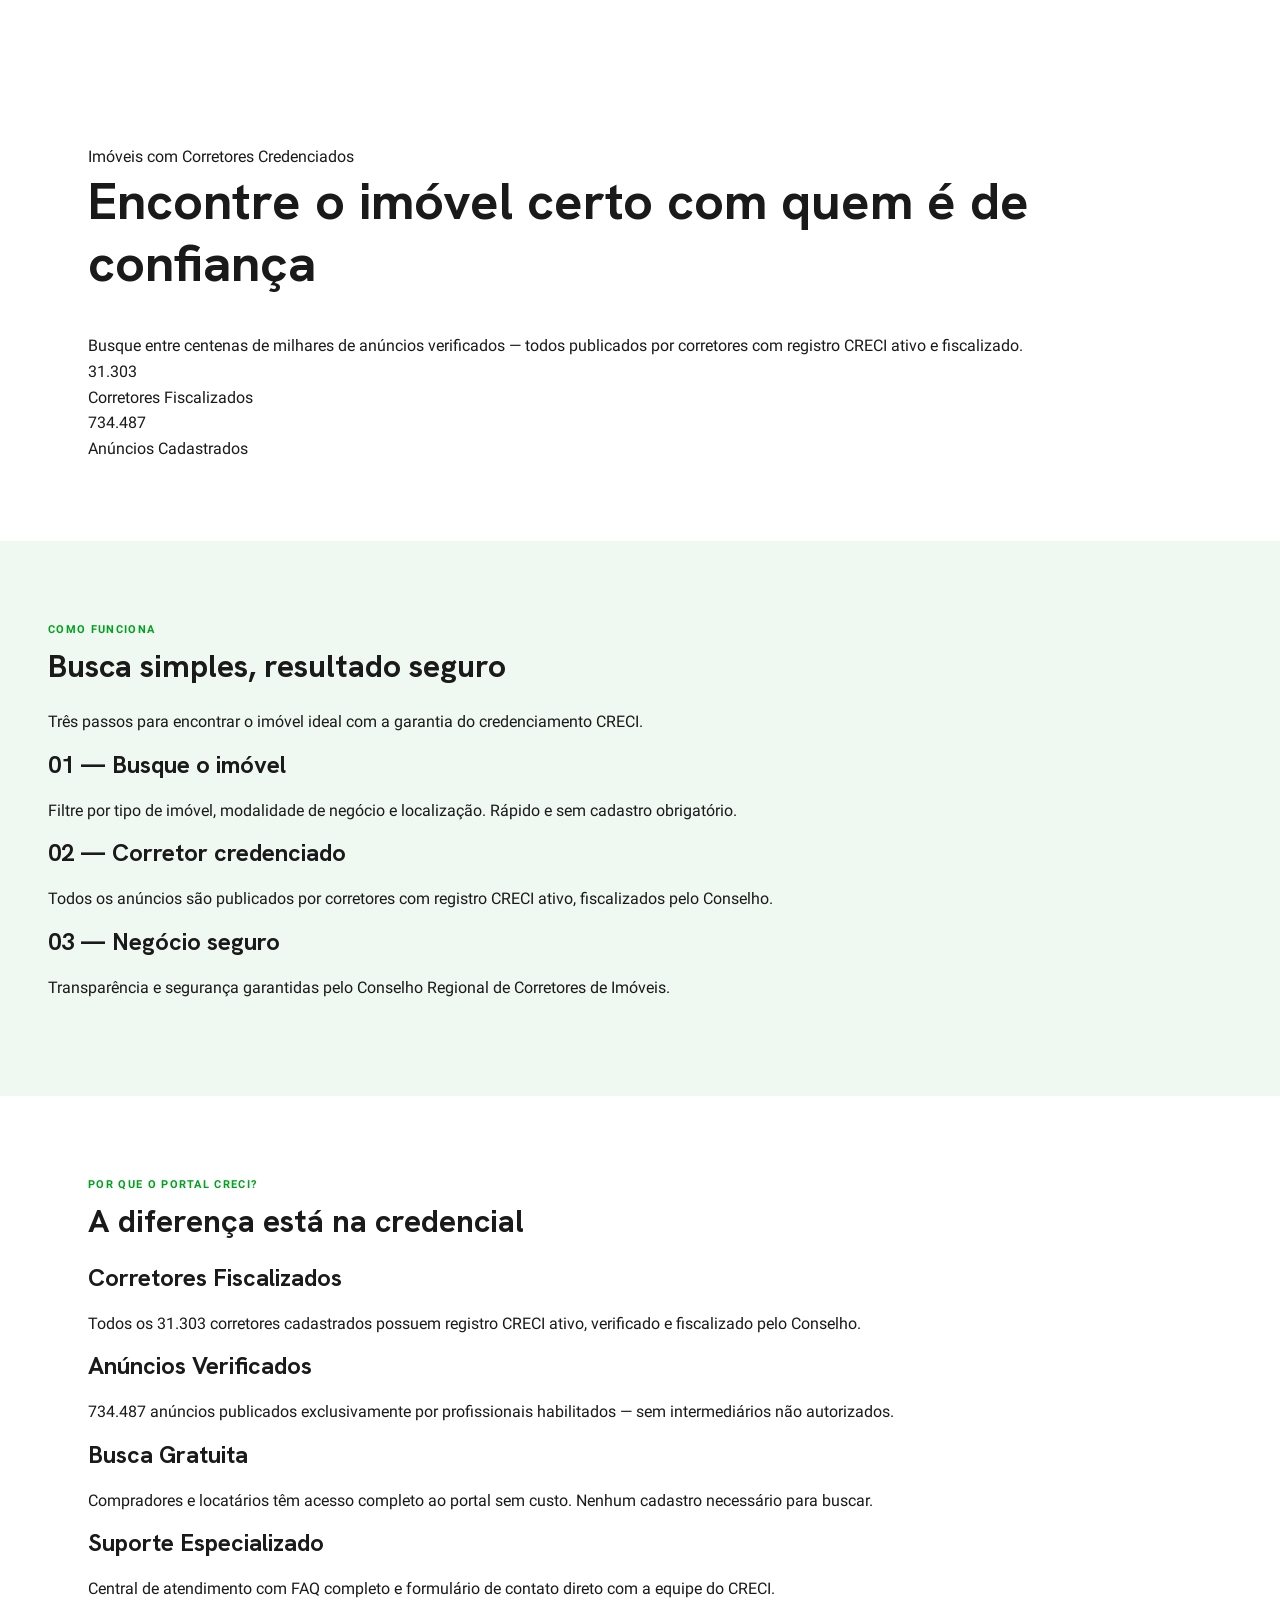
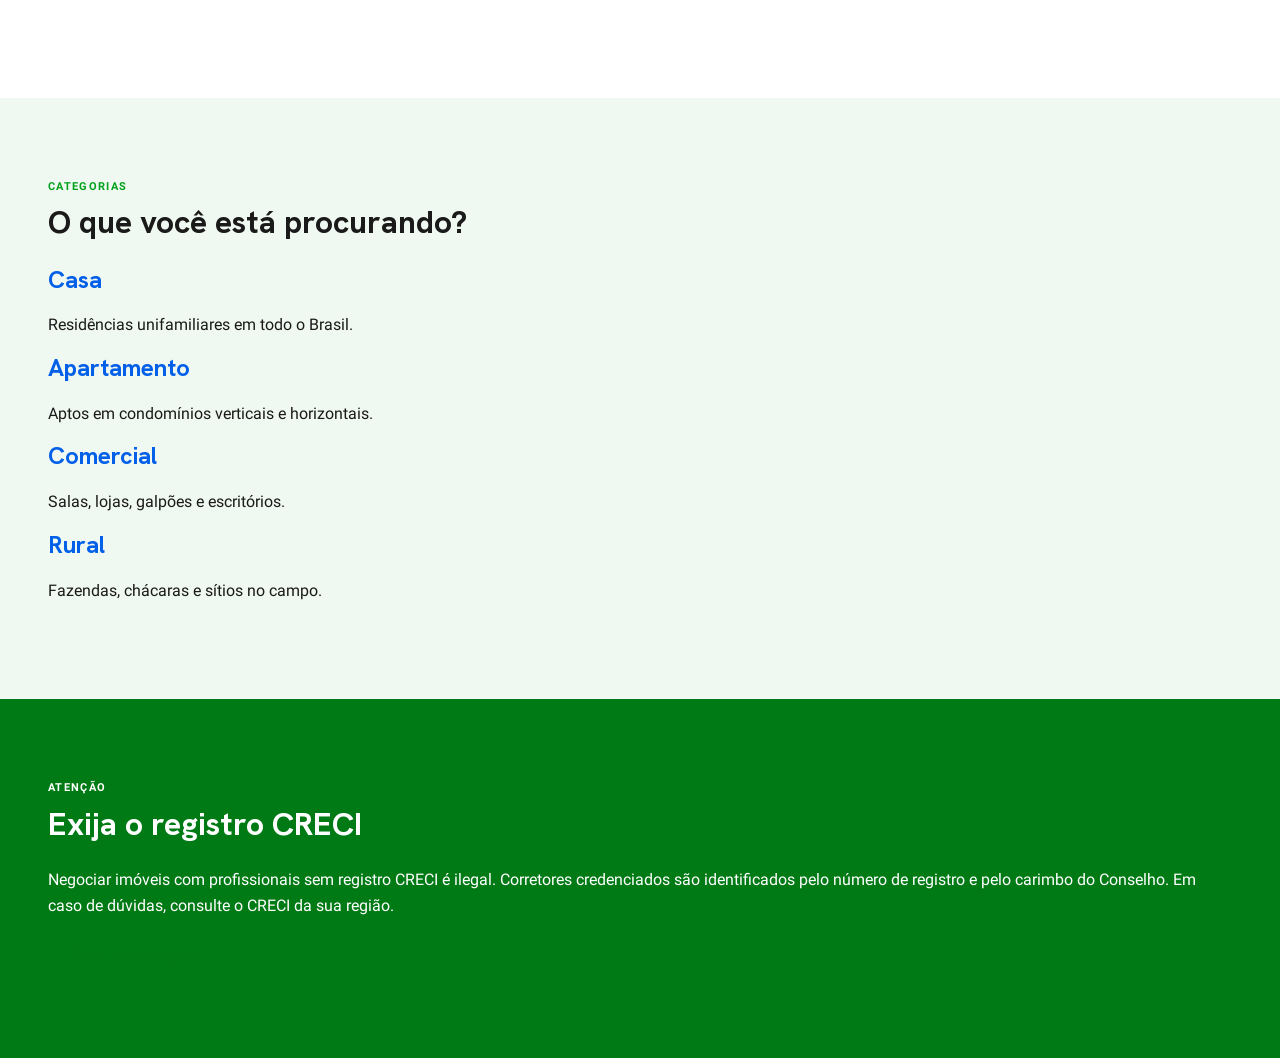
<file: drafts/index.html>
<!DOCTYPE html>
<html lang="pt-BR">
<head>
  <meta charset="UTF-8">
  <meta name="viewport" content="width=device-width, initial-scale=1">
  <title>CRECI Brasil — Imóveis com Corretores Credenciados</title>
  <meta name="description" content="Encontre o imóvel certo com quem é de confiança. Corretores com registro CRECI ativo em todo o Brasil.">
  <meta property="og:title" content="CRECI Brasil — Imóveis com Corretores Credenciados">
  <meta property="og:description" content="Busque entre 734.487 anúncios verificados — todos de corretores com registro CRECI ativo e fiscalizado.">
  <meta property="og:type" content="website">
  <link rel="stylesheet" href="/styles/fonts.css">
  <link rel="stylesheet" href="/styles/styles.css">
</head>
<body class="appear">
<header></header>
<main>

  <!-- Hero Section -->
  <div class="section hero-container">
    <div class="hero block" data-block-name="hero" data-block-status="initialized">
      <div>
        <div>Imóveis com Corretores Credenciados</div>
      </div>
      <div>
        <div>
          <h1>Encontre o imóvel certo com quem é de confiança</h1>
        </div>
      </div>
      <div>
        <div>Busque entre centenas de milhares de anúncios verificados — todos publicados por corretores com registro CRECI ativo e fiscalizado.</div>
      </div>
      <div>
        <div>31.303</div>
        <div>Corretores Fiscalizados</div>
      </div>
      <div>
        <div>734.487</div>
        <div>Anúncios Cadastrados</div>
      </div>
    </div>
  </div>

  <!-- How it works -->
  <div class="section light-section">
    <div>
      <p>Como Funciona</p>
      <h2>Busca simples, resultado seguro</h2>
      <p>Três passos para encontrar o imóvel ideal com a garantia do credenciamento CRECI.</p>
      <div class="cards block" data-block-name="cards" data-block-status="initialized">
        <div>
          <div>
            <h3>01 — Busque o imóvel</h3>
            <p>Filtre por tipo de imóvel, modalidade de negócio e localização. Rápido e sem cadastro obrigatório.</p>
          </div>
        </div>
        <div>
          <div>
            <h3>02 — Corretor credenciado</h3>
            <p>Todos os anúncios são publicados por corretores com registro CRECI ativo, fiscalizados pelo Conselho.</p>
          </div>
        </div>
        <div>
          <div>
            <h3>03 — Negócio seguro</h3>
            <p>Transparência e segurança garantidas pelo Conselho Regional de Corretores de Imóveis.</p>
          </div>
        </div>
      </div>
    </div>
  </div>

  <!-- Benefits -->
  <div class="section">
    <div>
      <p>Por que o Portal CRECI?</p>
      <h2>A diferença está na credencial</h2>
      <div class="columns block" data-block-name="columns" data-block-status="initialized">
        <div>
          <div>
            <h3>Corretores Fiscalizados</h3>
            <p>Todos os 31.303 corretores cadastrados possuem registro CRECI ativo, verificado e fiscalizado pelo Conselho.</p>
          </div>
          <div>
            <h3>Anúncios Verificados</h3>
            <p>734.487 anúncios publicados exclusivamente por profissionais habilitados — sem intermediários não autorizados.</p>
          </div>
        </div>
        <div>
          <div>
            <h3>Busca Gratuita</h3>
            <p>Compradores e locatários têm acesso completo ao portal sem custo. Nenhum cadastro necessário para buscar.</p>
          </div>
          <div>
            <h3>Suporte Especializado</h3>
            <p>Central de atendimento com FAQ completo e formulário de contato direto com a equipe do CRECI.</p>
          </div>
        </div>
      </div>
    </div>
  </div>

  <!-- Categories -->
  <div class="section light-section">
    <div>
      <p>Categorias</p>
      <h2>O que você está procurando?</h2>
      <div class="cards four-col block" data-block-name="cards" data-block-status="initialized">
        <div>
          <div>
            <h3><a href="/busca?tipo=casa">Casa</a></h3>
            <p>Residências unifamiliares em todo o Brasil.</p>
          </div>
        </div>
        <div>
          <div>
            <h3><a href="/busca?tipo=apartamento">Apartamento</a></h3>
            <p>Aptos em condomínios verticais e horizontais.</p>
          </div>
        </div>
        <div>
          <div>
            <h3><a href="/busca?tipo=comercial">Comercial</a></h3>
            <p>Salas, lojas, galpões e escritórios.</p>
          </div>
        </div>
        <div>
          <div>
            <h3><a href="/busca?tipo=rural">Rural</a></h3>
            <p>Fazendas, chácaras e sítios no campo.</p>
          </div>
        </div>
      </div>
    </div>
  </div>

  <!-- Alert: Detran-SP inspired civic alert -->
  <div class="section dark-section">
    <div>
      <p>Atenção</p>
      <h2>Exija o registro CRECI</h2>
      <p>Negociar imóveis com profissionais sem registro CRECI é ilegal. Corretores credenciados são identificados pelo número de registro e pelo carimbo do Conselho. Em caso de dúvidas, consulte o CRECI da sua região.</p>
      <a href="/faleconosco" class="button secondary">Verificar corretor</a>
    </div>
  </div>

</main>
<footer></footer>
</body>
</html>
</file>
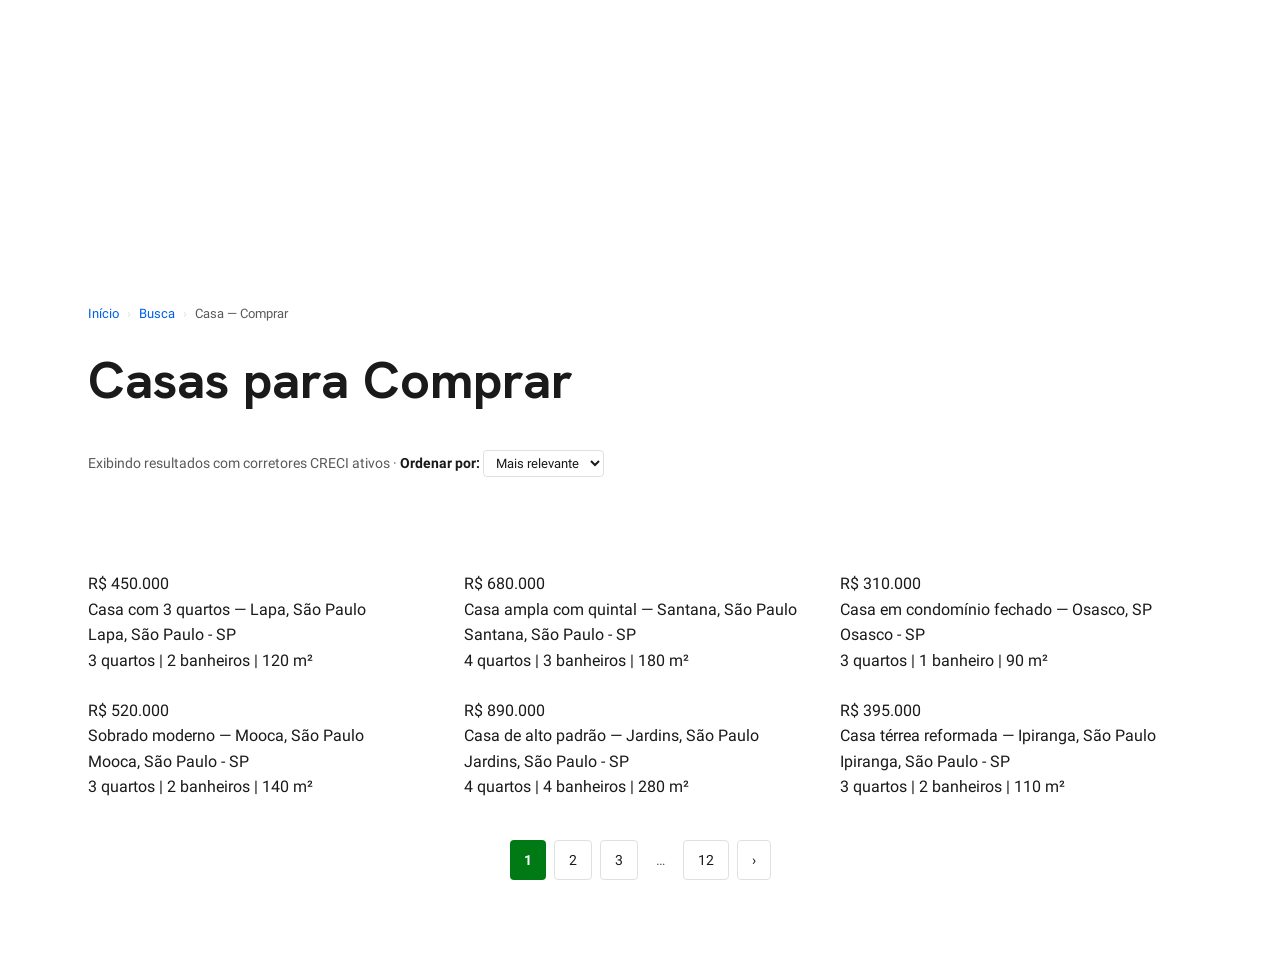
<file: drafts/busca.html>
<!DOCTYPE html>
<html lang="pt-BR">
<head>
  <meta charset="UTF-8">
  <meta name="viewport" content="width=device-width, initial-scale=1">
  <title>Busca de Imóveis — CRECI Brasil</title>
  <meta name="description" content="Busque imóveis para compra ou aluguel com corretores credenciados pelo CRECI em todo o Brasil.">
  <link rel="stylesheet" href="/styles/fonts.css">
  <link rel="stylesheet" href="/styles/styles.css">
</head>
<body class="appear">
<header></header>
<main>

  <!-- Sticky search bar -->
  <div class="section search-bar-wrapper">
    <div class="search-bar block" data-block-name="search-bar" data-block-status="initialized">
    </div>
  </div>

  <!-- Results header -->
  <div class="section">
    <div>
      <nav aria-label="Localização na hierarquia do site">
        <ol style="display:flex;gap:8px;list-style:none;padding:0;margin:0 0 24px;font-size:13px;color:var(--Vistoria)">
          <li><a href="/" style="color:var(--Consulta)">Início</a></li>
          <li aria-hidden="true" style="color:var(--Protocolo)">›</li>
          <li><a href="/busca" style="color:var(--Consulta)">Busca</a></li>
          <li aria-hidden="true" style="color:var(--Protocolo)">›</li>
          <li aria-current="page" style="color:var(--Vistoria)">Casa — Comprar</li>
        </ol>
      </nav>

      <h1>Casas para Comprar</h1>
      <p style="color:var(--Vistoria);font-size:14px;">Exibindo resultados com corretores CRECI ativos · <strong style="color:var(--Perícia)">Ordenar por:</strong>
        <select style="display:inline;width:auto;padding:4px 8px;font-size:13px;border:1px solid var(--Protocolo);border-radius:var(--btn-radius);">
          <option>Mais relevante</option>
          <option>Menor preço</option>
          <option>Maior preço</option>
          <option>Mais recente</option>
        </select>
      </p>
    </div>
  </div>

  <!-- Results grid -->
  <div class="section" style="padding-top:0">
    <div style="display:grid;grid-template-columns:repeat(auto-fill,minmax(280px,1fr));gap:24px">

      <!-- Property card 1 -->
      <div class="property-card block" data-block-name="property-card" data-block-status="initialized" data-type="Comprar">
        <div><div>R$ 450.000</div></div>
        <div><div>Casa com 3 quartos — Lapa, São Paulo</div></div>
        <div><div>Lapa, São Paulo - SP</div></div>
        <div><div>3 quartos | 2 banheiros | 120 m²</div></div>
      </div>

      <!-- Property card 2 -->
      <div class="property-card block" data-block-name="property-card" data-block-status="initialized" data-type="Comprar">
        <div><div>R$ 680.000</div></div>
        <div><div>Casa ampla com quintal — Santana, São Paulo</div></div>
        <div><div>Santana, São Paulo - SP</div></div>
        <div><div>4 quartos | 3 banheiros | 180 m²</div></div>
      </div>

      <!-- Property card 3 -->
      <div class="property-card block" data-block-name="property-card" data-block-status="initialized" data-type="Comprar">
        <div><div>R$ 310.000</div></div>
        <div><div>Casa em condomínio fechado — Osasco, SP</div></div>
        <div><div>Osasco - SP</div></div>
        <div><div>3 quartos | 1 banheiro | 90 m²</div></div>
      </div>

      <!-- Property card 4 -->
      <div class="property-card block" data-block-name="property-card" data-block-status="initialized" data-type="Comprar">
        <div><div>R$ 520.000</div></div>
        <div><div>Sobrado moderno — Mooca, São Paulo</div></div>
        <div><div>Mooca, São Paulo - SP</div></div>
        <div><div>3 quartos | 2 banheiros | 140 m²</div></div>
      </div>

      <!-- Property card 5 -->
      <div class="property-card block" data-block-name="property-card" data-block-status="initialized" data-type="Comprar">
        <div><div>R$ 890.000</div></div>
        <div><div>Casa de alto padrão — Jardins, São Paulo</div></div>
        <div><div>Jardins, São Paulo - SP</div></div>
        <div><div>4 quartos | 4 banheiros | 280 m²</div></div>
      </div>

      <!-- Property card 6 -->
      <div class="property-card block" data-block-name="property-card" data-block-status="initialized" data-type="Comprar">
        <div><div>R$ 395.000</div></div>
        <div><div>Casa térrea reformada — Ipiranga, São Paulo</div></div>
        <div><div>Ipiranga, São Paulo - SP</div></div>
        <div><div>3 quartos | 2 banheiros | 110 m²</div></div>
      </div>

    </div>

    <!-- Pagination -->
    <nav aria-label="Paginação dos resultados" style="margin-top:40px;display:flex;justify-content:center;gap:8px">
      <span style="display:inline-flex;align-items:center;padding:8px 14px;background:var(--Fiscalização);color:white;border-radius:var(--btn-radius);font-size:14px;font-weight:600">1</span>
      <a href="?page=2" style="display:inline-flex;align-items:center;padding:8px 14px;border:1.5px solid var(--Protocolo);border-radius:var(--btn-radius);font-size:14px;color:var(--Perícia)">2</a>
      <a href="?page=3" style="display:inline-flex;align-items:center;padding:8px 14px;border:1.5px solid var(--Protocolo);border-radius:var(--btn-radius);font-size:14px;color:var(--Perícia)">3</a>
      <span style="display:inline-flex;align-items:center;padding:8px 10px;font-size:14px;color:var(--Vistoria)">…</span>
      <a href="?page=12" style="display:inline-flex;align-items:center;padding:8px 14px;border:1.5px solid var(--Protocolo);border-radius:var(--btn-radius);font-size:14px;color:var(--Perícia)">12</a>
      <a href="?page=2" aria-label="Próxima página" style="display:inline-flex;align-items:center;padding:8px 14px;border:1.5px solid var(--Protocolo);border-radius:var(--btn-radius);font-size:14px;color:var(--Perícia)">›</a>
    </nav>
  </div>

</main>
<footer></footer>
</body>
</html>
</file>
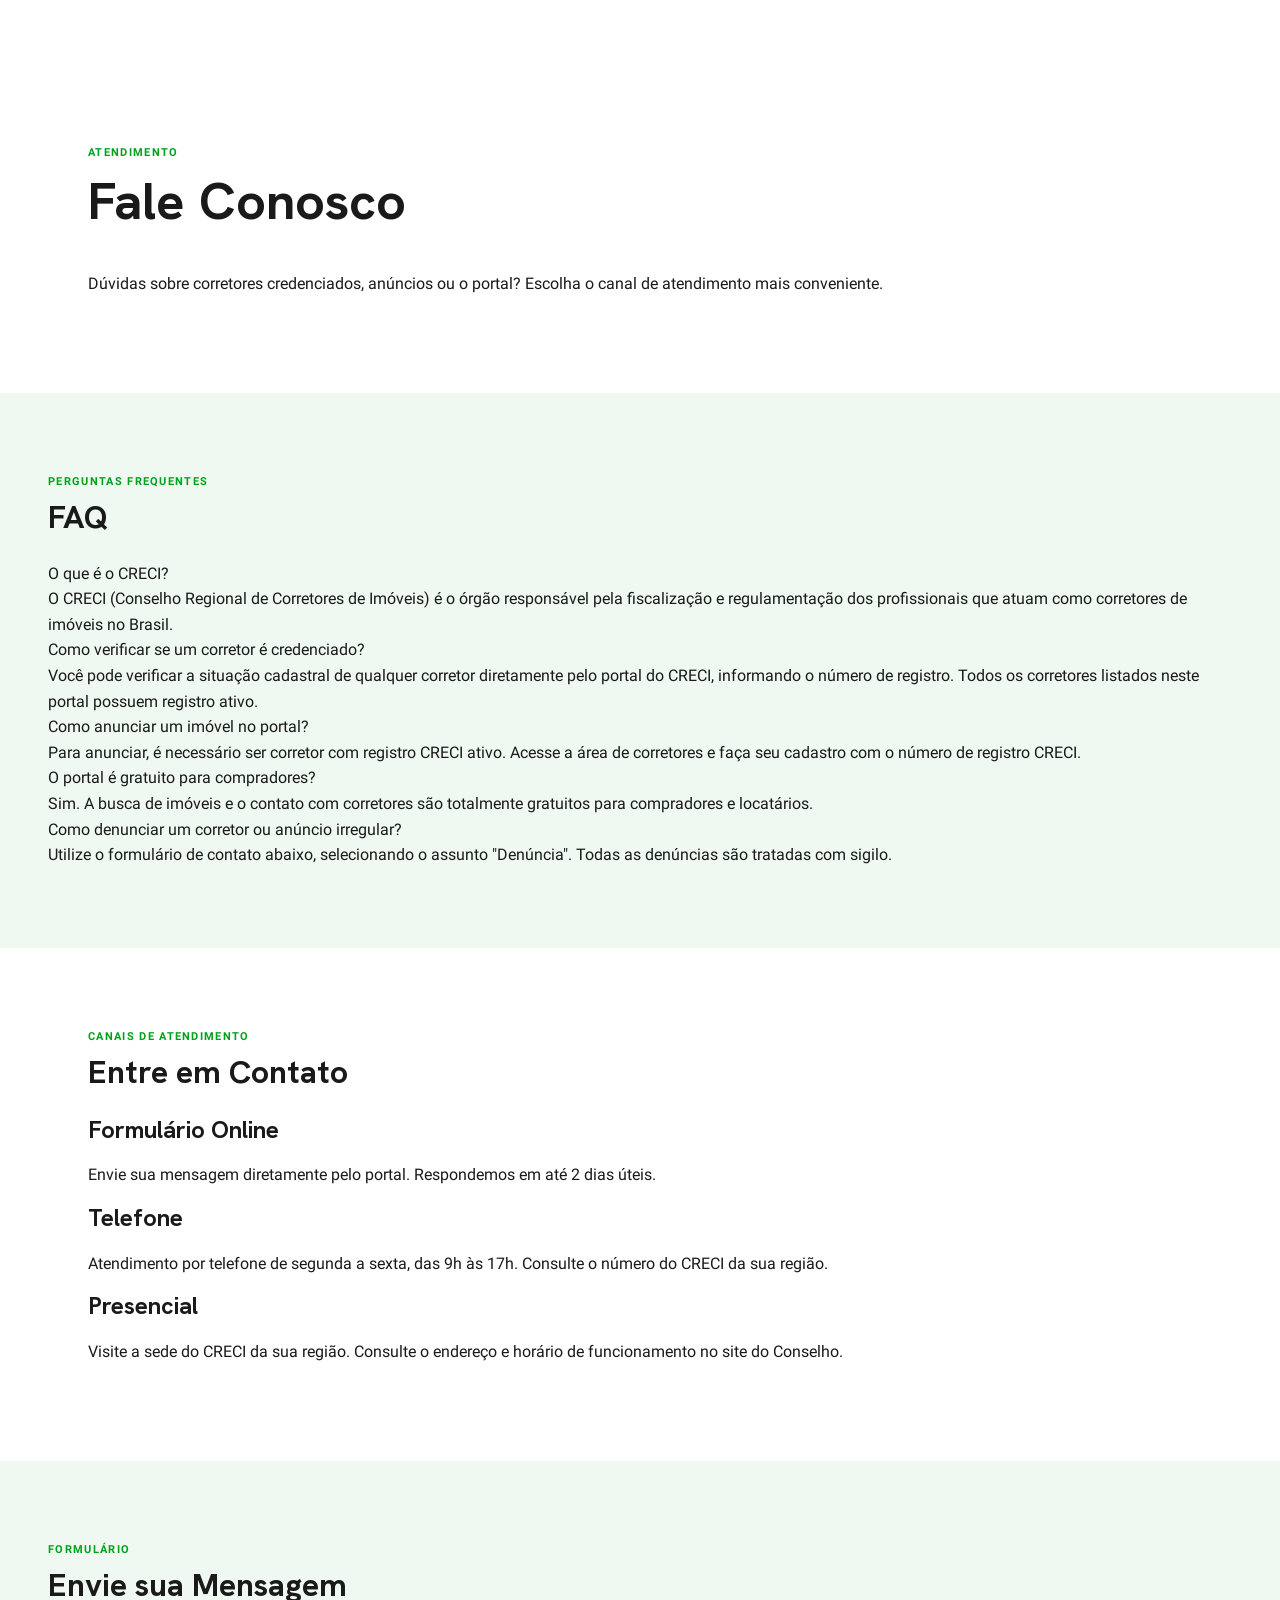
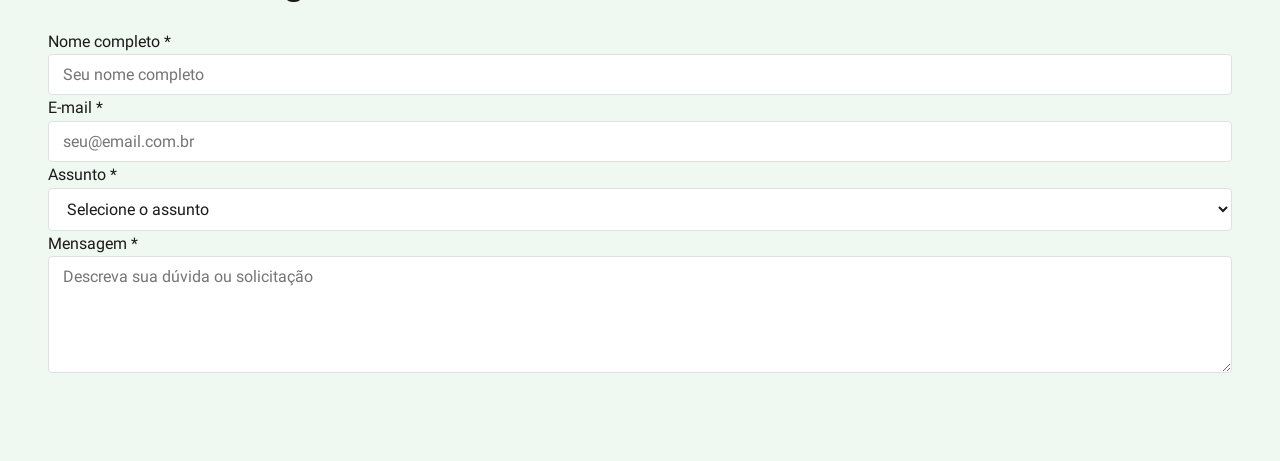
<file: drafts/faleconosco.html>
<!DOCTYPE html>
<html lang="pt-BR">
<head>
  <meta charset="UTF-8">
  <meta name="viewport" content="width=device-width, initial-scale=1">
  <title>Fale Conosco — CRECI Brasil</title>
  <meta name="description" content="Entre em contato com o CRECI. Dúvidas sobre corretores credenciados, imóveis ou o portal? Nossa equipe está aqui para ajudar.">
  <link rel="stylesheet" href="/styles/fonts.css">
  <link rel="stylesheet" href="/styles/styles.css">
</head>
<body class="appear">
<header></header>
<main>

  <!-- Page header -->
  <div class="section">
    <div>
      <p>Atendimento</p>
      <h1>Fale Conosco</h1>
      <p>Dúvidas sobre corretores credenciados, anúncios ou o portal? Escolha o canal de atendimento mais conveniente.</p>
    </div>
  </div>

  <!-- FAQ -->
  <div class="section light-section">
    <div>
      <p>Perguntas Frequentes</p>
      <h2>FAQ</h2>
      <div class="accordion block" data-block-name="accordion" data-block-status="initialized">
        <div>
          <div>O que é o CRECI?</div>
          <div>O CRECI (Conselho Regional de Corretores de Imóveis) é o órgão responsável pela fiscalização e regulamentação dos profissionais que atuam como corretores de imóveis no Brasil.</div>
        </div>
        <div>
          <div>Como verificar se um corretor é credenciado?</div>
          <div>Você pode verificar a situação cadastral de qualquer corretor diretamente pelo portal do CRECI, informando o número de registro. Todos os corretores listados neste portal possuem registro ativo.</div>
        </div>
        <div>
          <div>Como anunciar um imóvel no portal?</div>
          <div>Para anunciar, é necessário ser corretor com registro CRECI ativo. Acesse a área de corretores e faça seu cadastro com o número de registro CRECI.</div>
        </div>
        <div>
          <div>O portal é gratuito para compradores?</div>
          <div>Sim. A busca de imóveis e o contato com corretores são totalmente gratuitos para compradores e locatários.</div>
        </div>
        <div>
          <div>Como denunciar um corretor ou anúncio irregular?</div>
          <div>Utilize o formulário de contato abaixo, selecionando o assunto "Denúncia". Todas as denúncias são tratadas com sigilo.</div>
        </div>
      </div>
    </div>
  </div>

  <!-- Contact channels -->
  <div class="section">
    <div>
      <p>Canais de Atendimento</p>
      <h2>Entre em Contato</h2>
      <div class="cards three-col block" data-block-name="cards" data-block-status="initialized">
        <div>
          <div>
            <h3>Formulário Online</h3>
            <p>Envie sua mensagem diretamente pelo portal. Respondemos em até 2 dias úteis.</p>
          </div>
        </div>
        <div>
          <div>
            <h3>Telefone</h3>
            <p>Atendimento por telefone de segunda a sexta, das 9h às 17h. Consulte o número do CRECI da sua região.</p>
          </div>
        </div>
        <div>
          <div>
            <h3>Presencial</h3>
            <p>Visite a sede do CRECI da sua região. Consulte o endereço e horário de funcionamento no site do Conselho.</p>
          </div>
        </div>
      </div>
    </div>
  </div>

  <!-- Contact form -->
  <div class="section light-section">
    <div>
      <p>Formulário</p>
      <h2>Envie sua Mensagem</h2>
      <div class="contact-form block" data-block-name="contact-form" data-block-status="initialized">
        <div>
          <div>
            <label for="contact-name">Nome completo *</label>
            <input type="text" id="contact-name" name="nome" required placeholder="Seu nome completo" aria-required="true">
          </div>
        </div>
        <div>
          <div>
            <label for="contact-email">E-mail *</label>
            <input type="email" id="contact-email" name="email" required placeholder="seu@email.com.br" aria-required="true">
          </div>
        </div>
        <div>
          <div>
            <label for="contact-subject">Assunto *</label>
            <select id="contact-subject" name="assunto" required aria-required="true">
              <option value="">Selecione o assunto</option>
              <option value="duvida">Dúvida geral</option>
              <option value="credenciamento">Credenciamento de corretor</option>
              <option value="denuncia">Denúncia</option>
              <option value="anuncio">Problema com anúncio</option>
              <option value="tecnico">Suporte técnico</option>
            </select>
          </div>
        </div>
        <div>
          <div>
            <label for="contact-message">Mensagem *</label>
            <textarea id="contact-message" name="mensagem" rows="5" required placeholder="Descreva sua dúvida ou solicitação" aria-required="true"></textarea>
          </div>
        </div>
      </div>
    </div>
  </div>

</main>
<footer></footer>
</body>
</html>
</file>
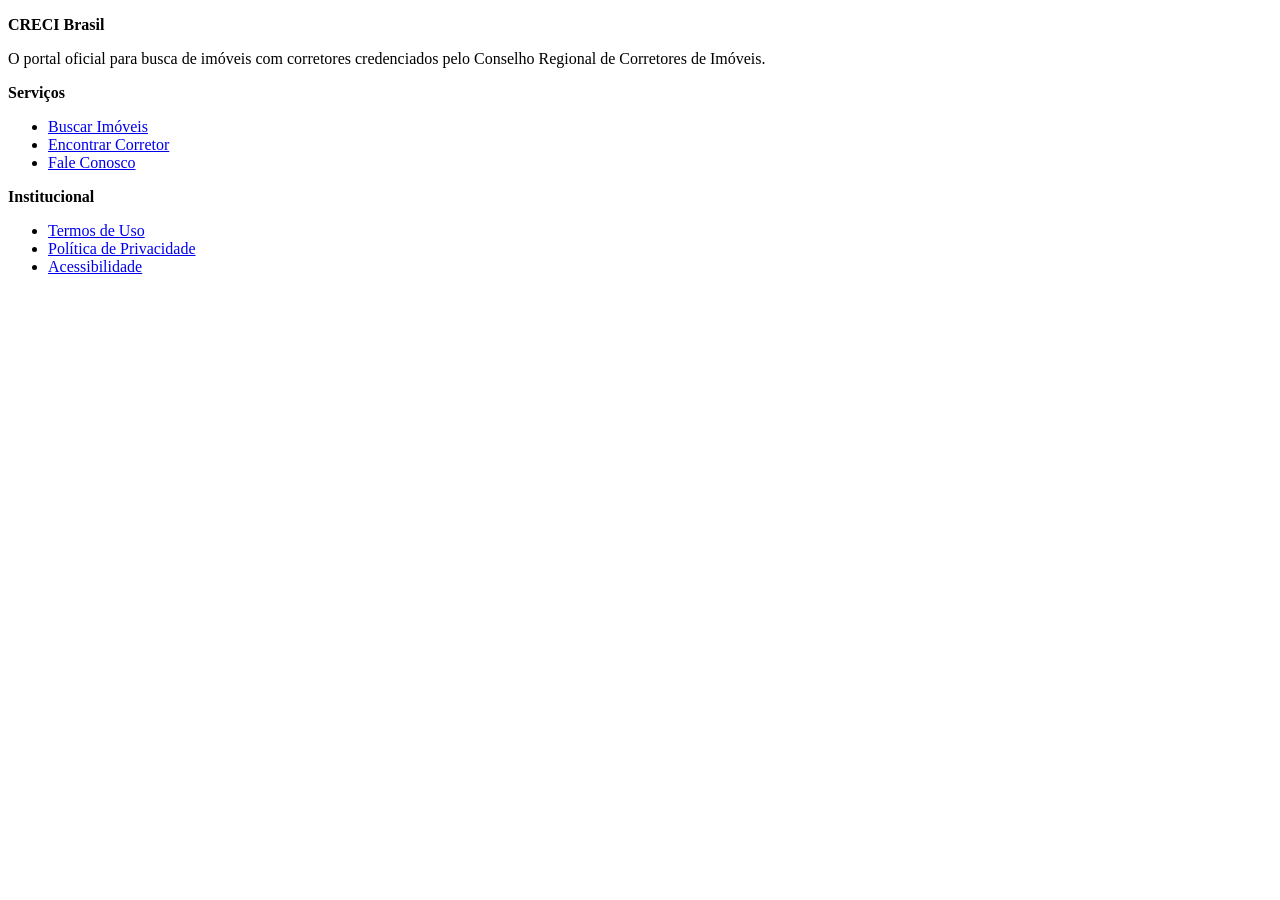
<file: drafts/footer.html>
<!DOCTYPE html>
<html lang="pt-BR">
<head>
  <meta charset="UTF-8">
  <title>Footer</title>
</head>
<body>
<header></header>
<main>
  <div>
    <div>
      <p><strong>CRECI Brasil</strong></p>
      <p>O portal oficial para busca de imóveis com corretores credenciados pelo Conselho Regional de Corretores de Imóveis.</p>
    </div>
    <div>
      <p><strong>Serviços</strong></p>
      <ul>
        <li><a href="/busca">Buscar Imóveis</a></li>
        <li><a href="/corretores">Encontrar Corretor</a></li>
        <li><a href="/faleconosco">Fale Conosco</a></li>
      </ul>
    </div>
    <div>
      <p><strong>Institucional</strong></p>
      <ul>
        <li><a href="/termos">Termos de Uso</a></li>
        <li><a href="/privacidade">Política de Privacidade</a></li>
        <li><a href="/acessibilidade">Acessibilidade</a></li>
      </ul>
    </div>
  </div>
</main>
<footer></footer>
</body>
</html>
</file>
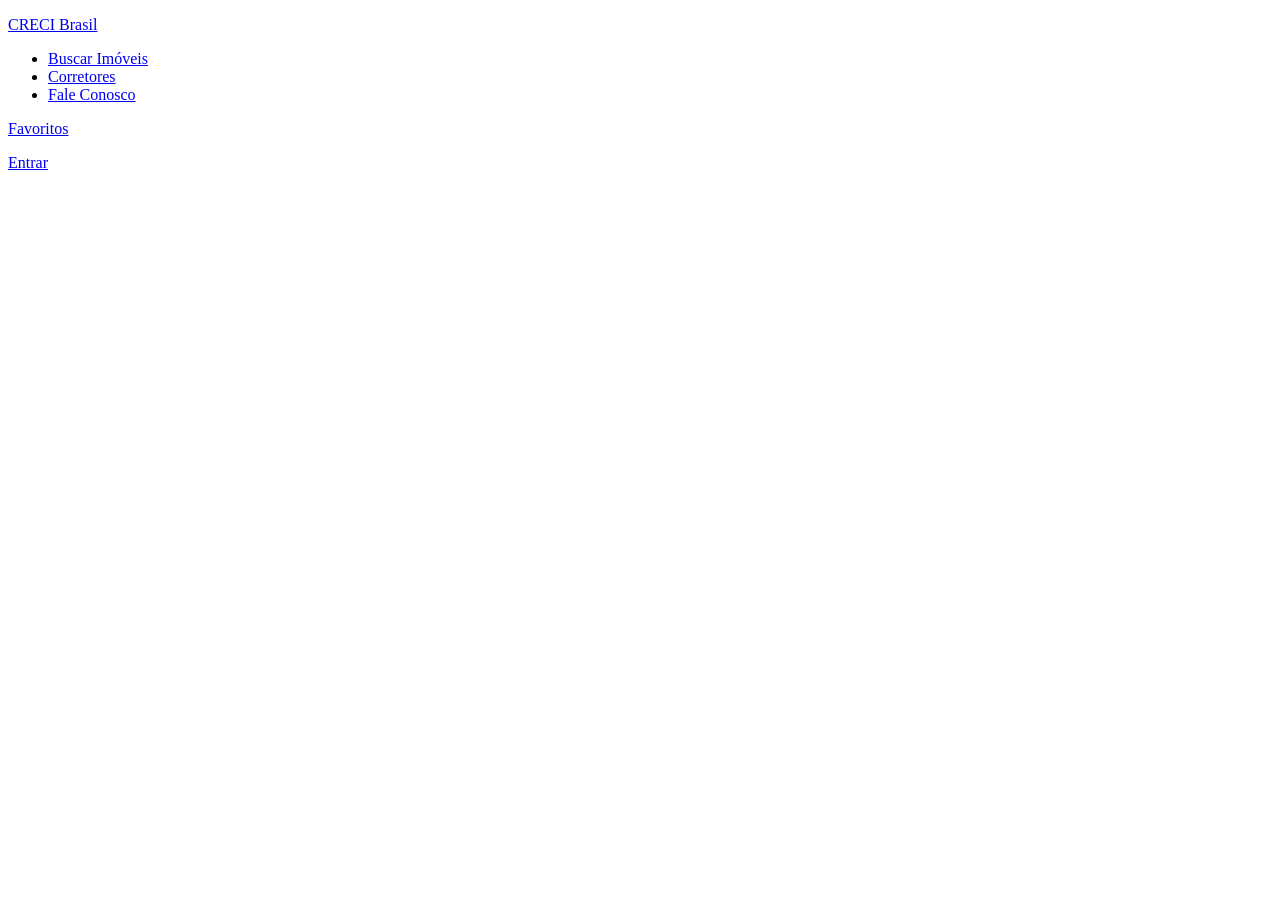
<file: drafts/nav.html>
<!DOCTYPE html>
<html lang="pt-BR">
<head>
  <meta charset="UTF-8">
  <title>Nav</title>
</head>
<body>
<header></header>
<main>
  <div>
    <div>
      <p><a href="/">CRECI Brasil</a></p>
    </div>
  </div>
  <div>
    <div>
      <ul>
        <li><a href="/busca">Buscar Imóveis</a></li>
        <li><a href="/corretores">Corretores</a></li>
        <li><a href="/faleconosco">Fale Conosco</a></li>
      </ul>
    </div>
  </div>
  <div>
    <div>
      <p><a href="/favoritos">Favoritos</a></p>
      <p><a href="/entrar" class="button">Entrar</a></p>
    </div>
  </div>
</main>
<footer></footer>
</body>
</html>
</file>
<file: styles/fonts.css>
/* stylelint-disable max-line-length */

/* Hanken Grotesk — self-hosted, latin-ext + latin subsets */
@font-face {
  font-family: 'Hanken Grotesk';
  font-style: normal;
  font-weight: 400 700;
  font-display: swap;
  src: url('../fonts/hanken-grotesk-latin-ext.woff2') format('woff2');
  unicode-range: U+0100-02BA, U+02BD-02C5, U+02C7-02CC, U+02CE-02D7, U+02DD-02FF, U+0304, U+0308, U+0329, U+1D00-1DBF, U+1E00-1E9F, U+1EF2-1EFF, U+2020, U+20A0-20AB, U+20AD-20C0, U+2113, U+2C60-2C7F, U+A720-A7FF;
}

@font-face {
  font-family: 'Hanken Grotesk';
  font-style: normal;
  font-weight: 400 700;
  font-display: swap;
  src: url('../fonts/hanken-grotesk-latin.woff2') format('woff2');
  unicode-range: U+0000-00FF, U+0131, U+0152-0153, U+02BB-02BC, U+02C6, U+02DA, U+02DC, U+0304, U+0308, U+0329, U+2000-206F, U+20AC, U+2122, U+2191, U+2193, U+2212, U+2215, U+FEFF, U+FFFD;
}

/* Roboto — self-hosted */
@font-face {
  font-family: roboto;
  font-style: normal;
  font-weight: 700;
  font-display: swap;
  src: url('../fonts/roboto-bold.woff2') format('woff2');
  unicode-range: U+0000-00FF, U+0131, U+0152-0153, U+02BB-02BC, U+02C6, U+02DA, U+02DC, U+2000-206F, U+2074, U+20AC, U+2122, U+2191, U+2193, U+2212, U+2215, U+FEFF, U+FFFD;
}

@font-face {
  font-family: roboto;
  font-style: normal;
  font-weight: 500;
  font-display: swap;
  src: url('../fonts/roboto-medium.woff2') format('woff2');
  unicode-range: U+0000-00FF, U+0131, U+0152-0153, U+02BB-02BC, U+02C6, U+02DA, U+02DC, U+2000-206F, U+2074, U+20AC, U+2122, U+2191, U+2193, U+2212, U+2215, U+FEFF, U+FFFD;
}

@font-face {
  font-family: roboto;
  font-style: normal;
  font-weight: 400;
  font-display: swap;
  src: url('../fonts/roboto-regular.woff2') format('woff2');
  unicode-range: U+0000-00FF, U+0131, U+0152-0153, U+02BB-02BC, U+02C6, U+02DA, U+02DC, U+2000-206F, U+2074, U+20AC, U+2122, U+2191, U+2193, U+2212, U+2215, U+FEFF, U+FFFD;
}

@font-face {
  font-family: roboto-condensed;
  font-style: normal;
  font-weight: 700;
  font-display: swap;
  src: url('../fonts/roboto-condensed-bold.woff2') format('woff2');
  unicode-range: U+0000-00FF, U+0131, U+0152-0153, U+02BB-02BC, U+02C6, U+02DA, U+02DC, U+2000-206F, U+2074, U+20AC, U+2122, U+2191, U+2193, U+2212, U+2215, U+FEFF, U+FFFD;
}
</file>
<file: styles/styles.css>
/*
 * CRECI Brasil — Edge Delivery Services
 * Design System: Brand-Faithful Mode A
 * Palette: Fiscalização (green) primary, Registro (yellow) accent, Consulta (blue) links
 * Typography: Hanken Grotesk (display) + Roboto (body)
 * Motion: 200ms ease-in-out, prefers-reduced-motion safe
 */

:root {
  /* Brand palette */
  --Fiscalização: #007a15;
  --Credencial: #00a11d;
  --Lavoura: #00c922;
  --Habite-se: #f0f9f1;
  --Registro: #ffcd01;
  --Consulta: #015fe8;
  --Alvará: #ffffff;
  --Perícia: #1a1a1a;
  --Vistoria: #5a5a5a;
  --Protocolo: #e0e0e0;

  /* Semantic aliases (EDS convention) */
  --background-color: var(--Alvará);
  --light-color: var(--Habite-se);
  --dark-color: var(--Fiscalização);
  --text-color: var(--Perícia);
  --link-color: var(--Consulta);
  --link-hover-color: var(--Fiscalização);

  /* Typography */
  --body-font-family: roboto, roboto-fallback, sans-serif;
  --heading-font-family: 'Hanken Grotesk', hanken-grotesk-fallback, sans-serif;
  --body-font-size-m: 16px;
  --body-font-size-s: 14px;
  --body-font-size-xs: 12px;
  --heading-font-size-xxl: 40px;
  --heading-font-size-xl: 32px;
  --heading-font-size-l: 24px;
  --heading-font-size-m: 20px;
  --heading-font-size-s: 16px;
  --heading-font-size-xs: 12px;

  /* Layout */
  --nav-height: 64px;
  --max-width: 1200px;
  --section-padding: 64px 24px;
  --card-radius: 8px;
  --btn-radius: 4px;

  /* Motion */
  --transition: 200ms ease-in-out;
  --shadow-card: 0 2px 8px rgb(0 0 0 / 0.08);
  --shadow-hover: 0 6px 20px rgb(0 0 0 / 0.14);
}

/* Reduced motion */
@media (prefers-reduced-motion: reduce) {
  *,
  *::before,
  *::after {
    transition: none !important;
    animation: none !important;
    transform: none !important;
  }
}

/* Fallback fonts */
@font-face {
  font-family: hanken-grotesk-fallback;
  size-adjust: 99.4%;
  src: local('Arial');
}

@font-face {
  font-family: roboto-fallback;
  size-adjust: 100%;
  src: local('Arial');
}

/* Reset */
*,
*::before,
*::after {
  box-sizing: border-box;
}

body {
  font-family: var(--body-font-family);
  font-size: var(--body-font-size-m);
  color: var(--text-color);
  background-color: var(--background-color);
  margin: 0;
  line-height: 1.6;
  -webkit-font-smoothing: antialiased;
  display: none;
}

body.appear {
  display: block;
}

header {
  height: var(--nav-height);
}

h1,
h2,
h3,
h4,
h5,
h6 {
  font-family: var(--heading-font-family);
  font-weight: 700;
  line-height: 1.2;
  margin: 0 0 0.75em;
  color: var(--Perícia);
}

h1 { font-size: var(--heading-font-size-xxl); }
h2 { font-size: var(--heading-font-size-xl); }
h3 { font-size: var(--heading-font-size-l); }
h4 { font-size: var(--heading-font-size-m); }
h5 { font-size: var(--heading-font-size-s); }
h6 { font-size: var(--heading-font-size-xs); }

p {
  margin: 0 0 1em;
}

a {
  color: var(--link-color);
  text-decoration: none;
  transition: color var(--transition);
}

a:hover {
  color: var(--link-hover-color);
}

img {
  max-width: 100%;
  display: block;
}

/* Buttons */
a.button:any-link,
button {
  font-family: var(--body-font-family);
  font-size: var(--body-font-size-m);
  font-weight: 500;
  background-color: var(--Fiscalização);
  color: white;
  border: 2px solid var(--Fiscalização);
  border-radius: var(--btn-radius);
  padding: 12px 24px;
  cursor: pointer;
  display: inline-flex;
  align-items: center;
  gap: 8px;
  text-decoration: none;
  transition: background-color var(--transition), transform var(--transition), box-shadow var(--transition);
  white-space: nowrap;
  line-height: 1;
}

a.button:any-link:hover,
button:hover {
  background-color: var(--Credencial);
  border-color: var(--Credencial);
  transform: translateY(-2px);
  box-shadow: var(--shadow-hover);
}

a.button.secondary:any-link,
button.secondary {
  background-color: transparent;
  color: var(--Fiscalização);
  border-color: var(--Fiscalização);
}

a.button.secondary:any-link:hover,
button.secondary:hover {
  background-color: var(--Habite-se);
  transform: translateY(-2px);
  box-shadow: var(--shadow-hover);
}

/* Focus styles */
a:focus-visible,
button:focus-visible,
input:focus-visible,
select:focus-visible {
  outline: 3px solid var(--Credencial);
  outline-offset: 2px;
  border-radius: var(--btn-radius);
}

/* Forms */
input,
select,
textarea {
  font-family: var(--body-font-family);
  font-size: var(--body-font-size-m);
  border: 1.5px solid var(--Protocolo);
  border-radius: var(--btn-radius);
  padding: 10px 14px;
  width: 100%;
  transition: border-color var(--transition), box-shadow var(--transition);
  background: white;
  color: var(--text-color);
}

input:focus,
select:focus,
textarea:focus {
  outline: none;
  border-color: var(--Credencial);
  box-shadow: 0 0 0 3px rgb(0 161 29 / 0.15);
}

/* Sections */
main .section {
  padding: var(--section-padding);
  max-width: var(--max-width);
  margin: 0 auto;
}

main .section.light-section,
main .section.highlight-section {
  background-color: var(--Habite-se);
  max-width: 100%;
  padding: var(--section-padding);
}

main .section.light-section > div,
main .section.highlight-section > div {
  max-width: var(--max-width);
  margin: 0 auto;
}

main .section.dark-section {
  background-color: var(--Fiscalização);
  max-width: 100%;
  padding: var(--section-padding);
  color: white;
}

main .section.dark-section > div {
  max-width: var(--max-width);
  margin: 0 auto;
}

main .section.dark-section h1,
main .section.dark-section h2,
main .section.dark-section h3,
main .section.dark-section p {
  color: white;
}

/* Utility: section eyebrow label */
p:has(+ h2),
p:has(+ h1) {
  color: var(--Credencial);
  font-size: 11px;
  font-weight: 600;
  letter-spacing: 0.12em;
  text-transform: uppercase;
  margin-bottom: 8px;
}

/* Badges */
.badge {
  display: inline-flex;
  align-items: center;
  gap: 4px;
  font-size: 11px;
  font-weight: 600;
  letter-spacing: 0.06em;
  text-transform: uppercase;
  padding: 3px 8px;
  border-radius: 999px;
  line-height: 1;
}

.badge-green {
  background-color: var(--Habite-se);
  color: var(--Credencial);
  border: 1px solid rgb(0 201 34 / 0.3);
}

.badge-yellow {
  background-color: rgb(255 205 1 / 0.15);
  color: #7a5e00;
  border: 1px solid rgb(255 205 1 / 0.4);
}

/* Responsive headings */
@media (min-width: 600px) {
  :root { --heading-font-size-xxl: 44px; }
}

@media (min-width: 900px) {
  :root { --heading-font-size-xxl: 52px; --section-padding: 80px 48px; }
}
</file>
